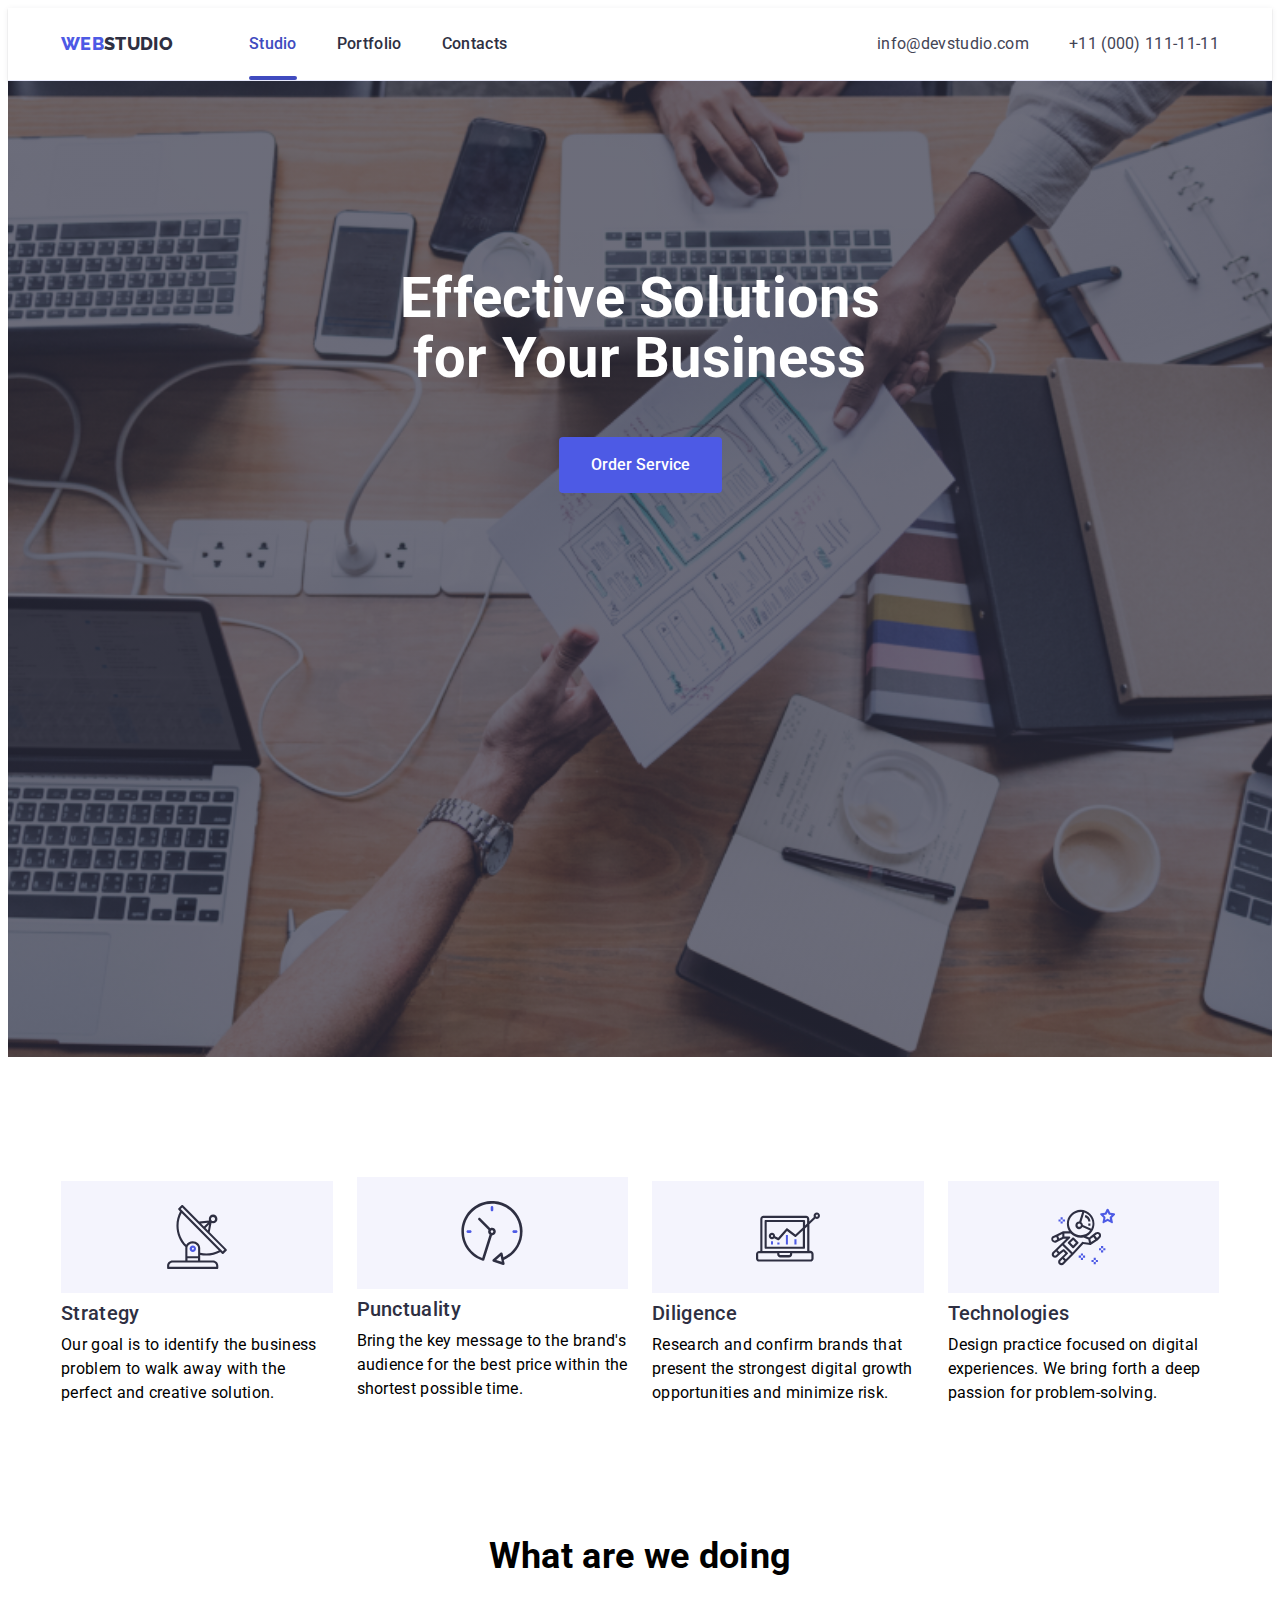
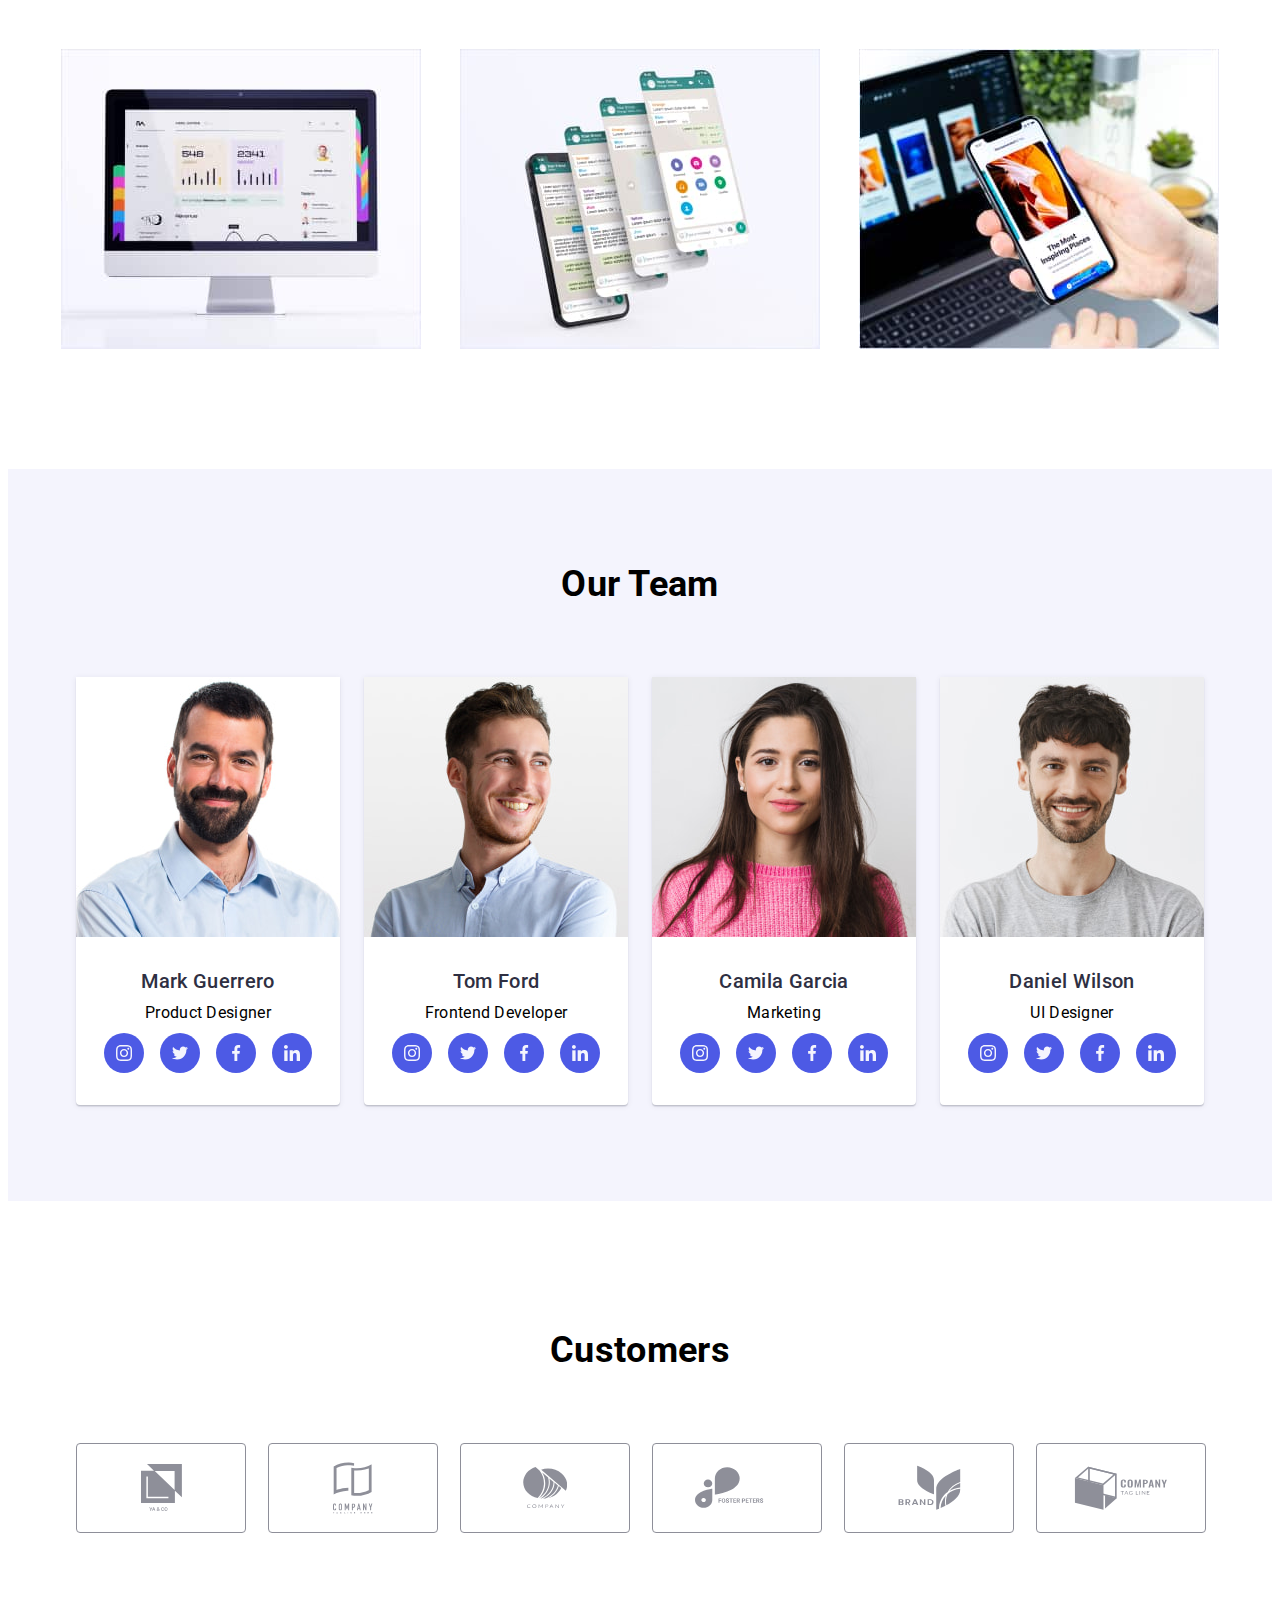
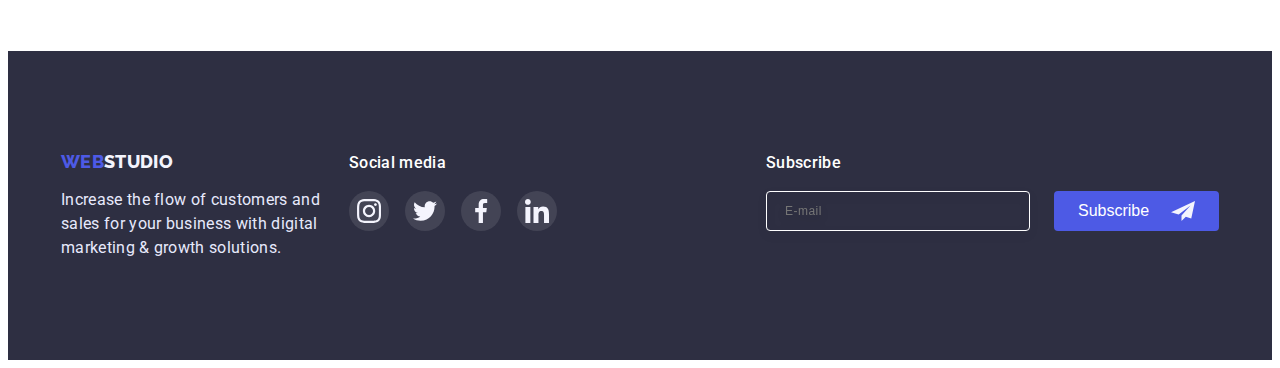
<file: index.html>
<!DOCTYPE html>
<html lang="en">
  <head>
    <meta charset="UTF-8" />
    <meta http-equiv="X-UA-Compatible" content="IE=edge" />
    <meta name="viewport" content="width=device-width, initial-scale=1.0" />
    <title>Webstudio</title>
    <link rel="icon" type="image/png" href="./images//favicon.ico" />
    <link rel="preconnect" href="https://fonts.googleapis.com" />
    <link rel="preconnect" href="https://fonts.gstatic.com" crossorigin />
    <link
      href="https://fonts.googleapis.com/css2?family=Raleway:wght@800&family=Roboto:wght@400;500;700&display=swap"
      rel="stylesheet"
    />
    <link
      rel="stylesheet"
      href="https://cdnjs.cloudflare.com/ajax/libs/modern-normalize/1.1.0/modern-normalize.min.css"
      integrity="sha512-wpPYUAdjBVSE4KJnH1VR1HeZfpl1ub8YT/NKx4PuQ5NmX2tKuGu6U/JRp5y+Y8XG2tV+wKQpNHVUX03MfMFn9Q=="
      crossorigin="anonymous"
      referrerpolicy="no-referrer"
    />
    <link rel="stylesheet" href="./css/styles.css" />
  </head>

  <body>
    <header class="page-header">
      <div class="menu-desktop container">
        <a class="logo" href="./index.html">
          <span class="logo-accent">Web</span>Studio</a
        >
        <nav class="nav-desktop">
          <ul class="site-nav list">
            <li class="item">
              <a class="link current" href="./index.html">Studio</a>
            </li>
            <li class="item">
              <a class="link" href="./portofolio.html">Portfolio</a>
            </li>
            <li class="item"><a class="link" href="">Contacts</a></li>
          </ul>
        </nav>
        <address class="auth-desktop">
          <ul class="auth-nav list">
            <li class="item">
              <a class="link" href="mailto:info@devstudio.com"
                >info@devstudio.com</a
              >
            </li>
            <li class="item">
              <a class="link" href="tel:+110001111111">+11 (000) 111-11-11</a>
            </li>
          </ul>
        </address>
        <button
          class="menu-button js-open-menu"
          type="button"
          aria-expanded="false"
        >
          <svg width="32" height="22" aria-label="mobile menu">
            <use
              class="icon-menu"
              href="./images/icons.svg#icon-menu-burger"
            ></use>
          </svg>
        </button>
      </div>

      <div class="menu-mobile js-menu-container">
        <div class="container">
          <button class="modal-close js-close-menu" type="button">
            <svg class="icon-close">
              <use href="./images/icons.svg#icon-close"></use>
            </svg>
          </button>
          <nav class="mobile-nav">
            <ul class="site-nav list">
              <li class="item">
                <a class="link current" href="./index.html">Studio</a>
              </li>
              <li class="item">
                <a class="link" href="./portofolio.html">Portfolio</a>
              </li>
              <li class="item"><a class="link" href="">Contacts</a></li>
            </ul>
          </nav>

          <address class="mobile-auth">
            <ul class="auth-nav list">
              <li class="item">
                <a class="link tel" href="tel:+110001111111"
                  >+11 (000) 111-11-11</a
                >
              </li>
              <li class="item">
                <a class="link" href="mailto:info@devstudio.com"
                  >info@devstudio.com</a
                >
              </li>
              <ul class="social-list list">
                <li class="social-item">
                  <a class="social-link" href="">
                    <svg class="social-icon">
                      <use href="./images/icons.svg#icon-instagram"></use>
                    </svg>
                  </a>
                </li>
                <li class="social-item">
                  <a class="social-link" href="">
                    <svg class="social-icon">
                      <use href="./images/icons.svg#icon-twitter"></use>
                    </svg>
                  </a>
                </li>
                <li class="social-item">
                  <a class="social-link" href="">
                    <svg class="social-icon">
                      <use href="./images/icons.svg#icon-facebook"></use>
                    </svg>
                  </a>
                </li>
                <li class="social-item">
                  <a class="social-link" href="">
                    <svg class="social-icon">
                      <use href="./images/icons.svg#icon-linkedin"></use>
                    </svg>
                  </a>
                </li>
              </ul>
            </ul>
          </address>
        </div>
      </div>
    </header>

    <main>
      <section class="hero-section">
        <h1 class="title">Effective Solutions for Your Business</h1>
        <button class="order-button" type="button" data-modal-open>
          Order Service
        </button>
      </section>

      <section class="features-section">
        <div class="container">
          <h2 class="title" hidden>Features</h2>

          <ul class="features-list list">
            <li class="features-item">
              <div class="features-box">
                <svg class="features-icon" width="64" height="64">
                  <use href="./images/icons.svg#icon-antenna"></use>
                </svg>
              </div>
              <h3 class="subtitle">Strategy</h3>
              <p class="text">
                Our goal is to identify the business problem to walk away with
                the perfect and creative solution.
              </p>
            </li>
            <li class="features-item">
              <div class="features-box">
                <svg class="features-icon" width="64" height="64">
                  <use href="./images/icons.svg#icon-clock"></use>
                </svg>
              </div>
              <h3 class="subtitle">Punctuality</h3>
              <p>
                Bring the key message to the brand's audience for the best price
                within the shortest possible time.
              </p>
            </li>
            <li class="features-item">
              <div class="features-box">
                <svg class="features-icon" width="64" height="64">
                  <use href="./images/icons.svg#icon-diagram"></use>
                </svg>
              </div>
              <h3 class="subtitle">Diligence</h3>
              <p class="text">
                Research and confirm brands that present the strongest digital
                growth opportunities and minimize risk.
              </p>
            </li>
            <li class="features-item">
              <div class="features-box">
                <svg class="features-icon" width="64" height="64">
                  <use href="./images/icons.svg#icon-astronaut"></use>
                </svg>
              </div>
              <h3 class="subtitle">Technologies</h3>
              <p class="text">
                Design practice focused on digital experiences. We bring forth a
                deep passion for problem-solving.
              </p>
            </li>
          </ul>
        </div>
      </section>

      <section class="work-list-section">
        <div class="container">
          <h2 class="title">What are we doing</h2>

          <ul class="work-list list">
            <li class="item">
              <img
                class="image"
                srcset="./images/dekstop.jpg 1x, ./images/dekstop@2x.jpg 2x"
                src="./images/dekstop.jpg"
                alt="Monitor"
                width="360"
              />
            </li>
            <li class="item">
              <img
                class="image"
                srcset="./images/api.jpg 1x, ./images/api@2x.jpg 2x"
                src="./images/api.jpg"
                alt="Phones"
                width="360"
              />
            </li>
            <li class="item">
              <img
                class="image"
                srcset="./images/design.jpg 1x, ./images/design@2x.jpg 2x"
                src="./images/design.jpg"
                alt="Synchronization"
                width="360"
              />
            </li>
          </ul>
        </div>
      </section>

      <section class="our-team-section">
        <div class="container">
          <h2 class="title">Our Team</h2>

          <ul class="team-list list">
            <li class="team-card">
              <img
                class="image"
                srcset="
                  ./images/photo-mark-guerrero.jpg    1x,
                  ./images/photo-mark-guerrero@2x.jpg 2x
                "
                src="./images/photo-mark-guerrero.jpg"
                alt="photo-mark-guerrero"
                width="264"
              />
              <div class="card-label">
                <h3 class="team-subtitle">Mark Guerrero</h3>
                <p class="team-text">Product Designer</p>
                <ul class="social-list list">
                  <li class="social-item">
                    <a class="social-link" href="">
                      <svg class="social-icon">
                        <use href="./images/icons.svg#icon-instagram"></use>
                      </svg>
                    </a>
                  </li>
                  <li class="social-item">
                    <a class="social-link" href="">
                      <svg class="social-icon">
                        <use href="./images/icons.svg#icon-twitter"></use>
                      </svg>
                    </a>
                  </li>
                  <li class="social-item">
                    <a class="social-link" href="">
                      <svg class="social-icon">
                        <use href="./images/icons.svg#icon-facebook"></use>
                      </svg>
                    </a>
                  </li>
                  <li class="social-item">
                    <a class="social-link" href="">
                      <svg class="social-icon">
                        <use href="./images/icons.svg#icon-linkedin"></use>
                      </svg>
                    </a>
                  </li>
                </ul>
              </div>
            </li>
            <li class="team-card">
              <img
                class="image"
                srcset="
                  ./images/photo-tom-ford.jpg    1x,
                  ./images/photo-tom-ford@2x.jpg 2x
                "
                src="./images/photo-tom-ford.jpg"
                alt="photo-tom-ford"
                width="264"
              />
              <div class="card-label">
                <h3 class="team-subtitle">Tom Ford</h3>
                <p class="team-text">Frontend Developer</p>
                <ul class="social-list list">
                  <li class="social-item">
                    <a class="social-link" href="">
                      <svg class="social-icon">
                        <use href="./images/icons.svg#icon-instagram"></use>
                      </svg>
                    </a>
                  </li>
                  <li class="social-item">
                    <a class="social-link" href="">
                      <svg class="social-icon">
                        <use href="./images/icons.svg#icon-twitter"></use>
                      </svg>
                    </a>
                  </li>
                  <li class="social-item">
                    <a class="social-link" href="">
                      <svg class="social-icon">
                        <use href="./images/icons.svg#icon-facebook"></use>
                      </svg>
                    </a>
                  </li>
                  <li class="social-item">
                    <a class="social-link" href="">
                      <svg class="social-icon">
                        <use href="./images/icons.svg#icon-linkedin"></use>
                      </svg>
                    </a>
                  </li>
                </ul>
              </div>
            </li>
            <li class="team-card">
              <img
                class="image"
                srcset="
                  ./images/photo-camila-garcia.jpg    1x,
                  ./images/photo-camila-garcia@2x.jpg 2x
                "
                src="./images/photo-camila-garcia.jpg"
                alt="photo-camila-garcia"
                width="264"
              />
              <div class="card-label">
                <h3 class="team-subtitle">Camila Garcia</h3>
                <p class="team-text">Marketing</p>
                <ul class="social-list list">
                  <li class="social-item">
                    <a class="social-link" href="">
                      <svg class="social-icon">
                        <use href="./images/icons.svg#icon-instagram"></use>
                      </svg>
                    </a>
                  </li>
                  <li class="social-item">
                    <a class="social-link" href="">
                      <svg class="social-icon">
                        <use href="./images/icons.svg#icon-twitter"></use>
                      </svg>
                    </a>
                  </li>
                  <li class="social-item">
                    <a class="social-link" href="">
                      <svg class="social-icon">
                        <use href="./images/icons.svg#icon-facebook"></use>
                      </svg>
                    </a>
                  </li>
                  <li class="social-item">
                    <a class="social-link" href="">
                      <svg class="social-icon">
                        <use href="./images/icons.svg#icon-linkedin"></use>
                      </svg>
                    </a>
                  </li>
                </ul>
              </div>
            </li>
            <li class="team-card">
              <img
                class="image"
                srcset="
                  ./images/photo-daniel-wilson.jpg    1x,
                  ./images/photo-daniel-wilson@2x.jpg 2x
                "
                src="./images/photo-daniel-wilson.jpg"
                alt="photo-daniel-wilson"
                width="264"
              />
              <div class="card-label">
                <h3 class="team-subtitle">Daniel Wilson</h3>
                <p class="team-text">UI Designer</p>
                <ul class="social-list list">
                  <li class="social-item">
                    <a class="social-link" href="">
                      <svg class="social-icon">
                        <use href="./images/icons.svg#icon-instagram"></use>
                      </svg>
                    </a>
                  </li>
                  <li class="social-item">
                    <a class="social-link" href="">
                      <svg class="social-icon">
                        <use href="./images/icons.svg#icon-twitter"></use>
                      </svg>
                    </a>
                  </li>
                  <li class="social-item">
                    <a class="social-link" href="">
                      <svg class="social-icon">
                        <use href="./images/icons.svg#icon-facebook"></use>
                      </svg>
                    </a>
                  </li>
                  <li class="social-item">
                    <a class="social-link" href="">
                      <svg class="social-icon">
                        <use href="./images/icons.svg#icon-linkedin"></use>
                      </svg>
                    </a>
                  </li>
                </ul>
              </div>
            </li>
          </ul>
        </div>
      </section>

      <section class="customers-section">
        <div class="container">
          <h2 class="title">Customers</h2>

          <ul class="customers-list list">
            <li class="customers-item">
              <a class="customers-link" href="">
                <svg class="customers-icon" width="41" height="47">
                  <use href="./images/icons.svg#icon-client-one"></use>
                </svg>
              </a>
            </li>
            <li class="customers-item">
              <a class="customers-link" href="">
                <svg class="customers-icon" width="40" height="52">
                  <use href="./images/icons.svg#icon-client-two"></use>
                </svg>
              </a>
            </li>
            <li class="customers-item">
              <a class="customers-link" href="">
                <svg class="customers-icon" width="44" height="41">
                  <use href="./images/icons.svg#icon-client-three"></use>
                </svg>
              </a>
            </li>
            <li class="customers-item">
              <a class="customers-link" href="">
                <svg class="customers-icon" width="84" height="41">
                  <use href="./images/icons.svg#icon-client-four"></use>
                </svg>
              </a>
            </li>
            <li class="customers-item">
              <a class="customers-link" href="">
                <svg class="customers-icon" width="63" height="45">
                  <use href="./images/icons.svg#icon-client-five"></use>
                </svg>
              </a>
            </li>
            <li class="customers-item">
              <a class="customers-link" href="">
                <svg class="customers-icon" width="94" height="44">
                  <use href="./images/icons.svg#icon-client-six"></use>
                </svg>
              </a>
            </li>
          </ul>
        </div>
      </section>
    </main>

    <footer class="footer">
      <div class="container">
        <div class="studio">
          <a class="logo" href="./index.html">
            <span class="logo-accent">Web</span>Studio</a
          >
          <p class="text">
            Increase the flow of customers and sales for your business with
            digital marketing & growth solutions.
          </p>
        </div>

        <div class="social-media">
          <h3 class="social-media subtitle">Social media</h3>
          <ul class="social-list list">
            <li class="social-item">
              <a class="social-link inverted" href="">
                <svg class="social-icon">
                  <use href="./images/icons.svg#icon-instagram"></use>
                </svg>
              </a>
            </li>
            <li class="social-item">
              <a class="social-link inverted" href="">
                <svg class="social-icon">
                  <use href="./images/icons.svg#icon-twitter"></use>
                </svg>
              </a>
            </li>
            <li class="social-item">
              <a class="social-link inverted" href="">
                <svg class="social-icon">
                  <use href="./images/icons.svg#icon-facebook"></use>
                </svg>
              </a>
            </li>
            <li class="social-item">
              <a class="social-link inverted" href="">
                <svg class="social-icon">
                  <use href="./images/icons.svg#icon-linkedin"></use>
                </svg>
              </a>
            </li>
          </ul>
        </div>

        <form class="subscribe">
          <p class="subtitle">Subscribe</p>
          <div class="subscribe-field">
            <label class="email-label">
              <input
                class="email-input"
                type="email"
                name="email"
                placeholder="E-mail"
              />
            </label>

            <div class="subscribe-send">
              <button class="subscribe-btn" type="submit">Subscribe</button>
              <svg class="icon-send">
                <use href="./images/icons.svg#icon-send"></use>
              </svg>
            </div>
          </div>
        </form>
      </div>
    </footer>

    <!--Modal-->
    <div class="backdrop is-hidden" data-modal>
      <div class="modal">
        <button class="modal-close" type="button" data-modal-close>
          <svg class="icon-close">
            <use href="./images/icons.svg#icon-close"></use>
          </svg>
        </button>

        <form class="modal-form">
          <p class="subtitle">Leave your contacts and we will call you back</p>
          <div class="contacts-field">
            <label class="label"
              >Name
              <input class="contacts-input" type="text" name="name" />

              <svg class="icon">
                <use href="./images/icons.svg#icon-person"></use>
              </svg>
            </label>
          </div>
          <div class="contacts-field">
            <label class="label"
              >Phone
              <input class="contacts-input" type="tel" name="phone" />

              <svg class="icon">
                <use href="./images/icons.svg#icon-phone"></use>
              </svg>
            </label>
          </div>
          <div class="contacts-field">
            <label class="label"
              >Email
              <input class="contacts-input" type="email" name="email" />

              <svg class="icon">
                <use href="./images/icons.svg#icon-email"></use>
              </svg>
            </label>
          </div>
          <div class="contacts-field">
            <label class="label"
              >Comment
              <textarea
                class="contacts-input textarea"
                name="comment"
                rows="7"
                placeholder="Text input"
              ></textarea>
            </label>
          </div>
          <div class="agreement">
            <label class="agreement-label">
              <input class="check-input" type="checkbox" />
              <svg class="full-check">
                <use href="./images/icons.svg#icon-full-check"></use>
              </svg>
              I accept the terms and conditions of the
              <a class="privacy-police" href="">Privacy Policy</a>
            </label>
          </div>
          <button type="submit" class="send-btn">Send</button>
        </form>
      </div>
    </div>

    <!--Scripts-->
    <script src="./js/menu.js"></script>
    <script src="./js/modal.js"></script>
  </body>
</html>
</file>
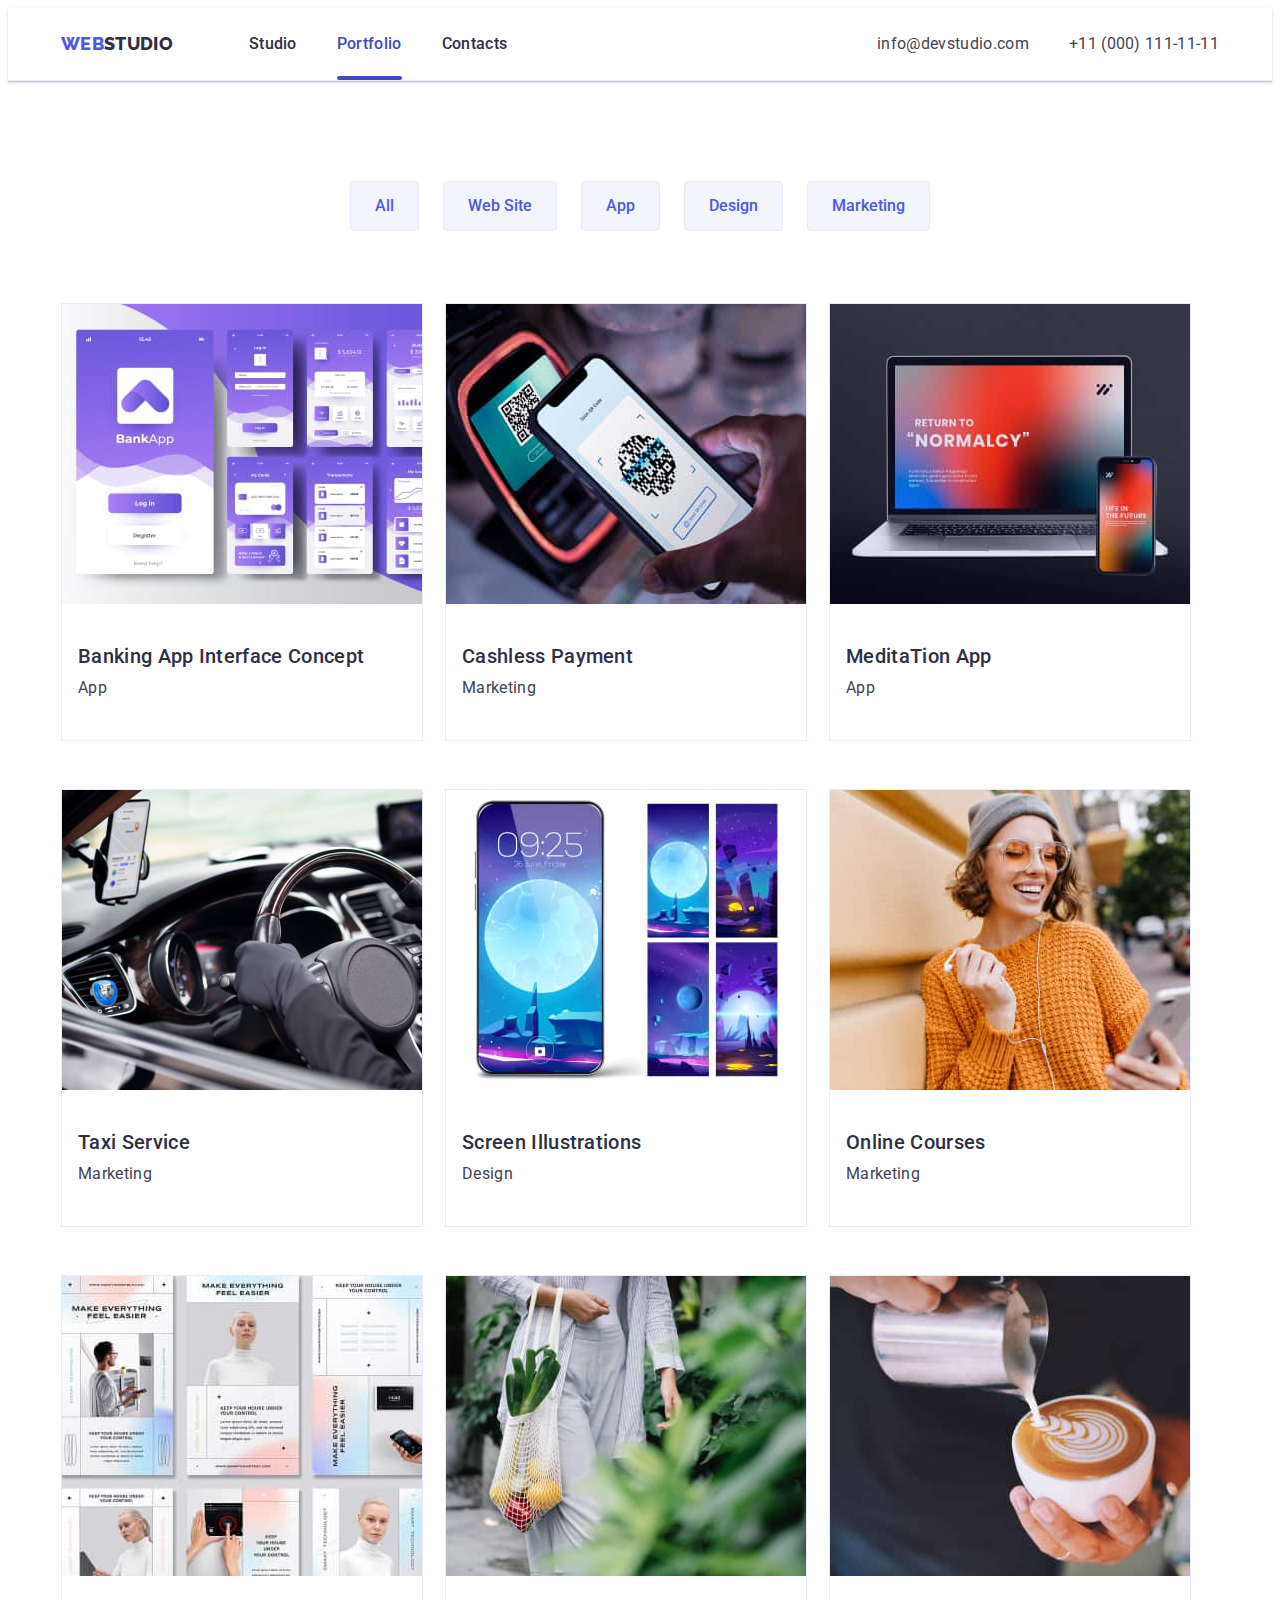
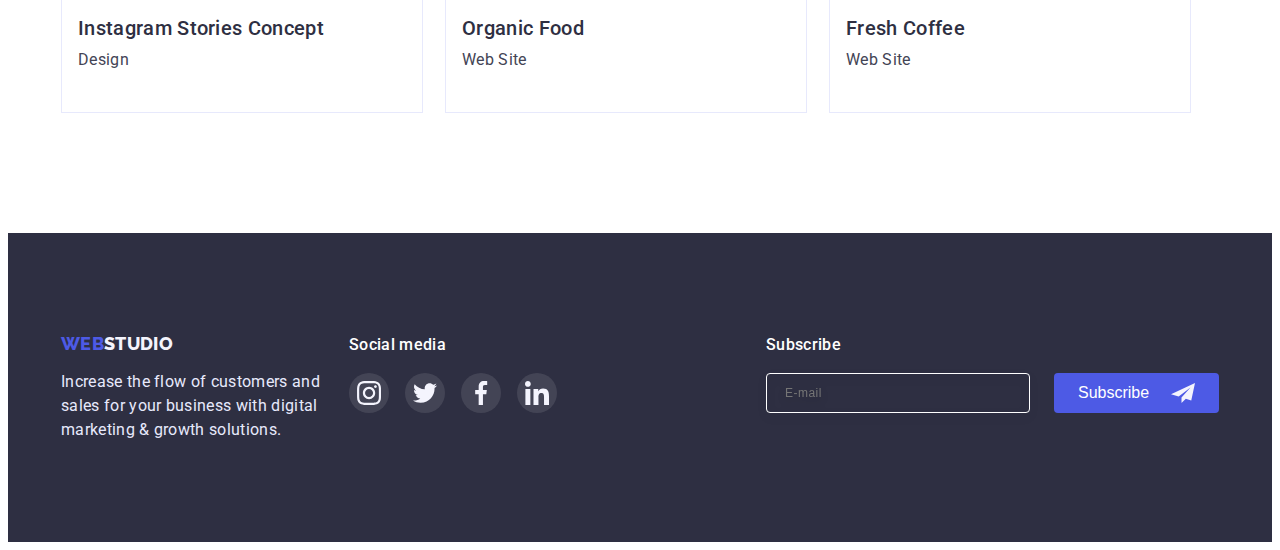
<file: portofolio.html>
<!DOCTYPE html>
<html lang="en">
  <head>
    <meta charset="UTF-8" />
    <meta http-equiv="X-UA-Compatible" content="IE=edge" />
    <meta name="viewport" content="width=device-width, initial-scale=1.0" />
    <title>Portfolio</title>
    <link rel="preconnect" href="https://fonts.googleapis.com" />
    <link rel="preconnect" href="https://fonts.gstatic.com" crossorigin />
    <link
      href="https://fonts.googleapis.com/css2?family=Raleway:wght@800&family=Roboto:wght@400;500;700&display=swap"
      rel="stylesheet"
    />
    <link
      rel="stylesheet"
      href="https://cdnjs.cloudflare.com/ajax/libs/modern-normalize/1.1.0/modern-normalize.min.css"
      integrity="sha512-wpPYUAdjBVSE4KJnH1VR1HeZfpl1ub8YT/NKx4PuQ5NmX2tKuGu6U/JRp5y+Y8XG2tV+wKQpNHVUX03MfMFn9Q=="
      crossorigin="anonymous"
      referrerpolicy="no-referrer"
    />
    <link rel="stylesheet" href="./css/styles.css" />
  </head>

  <body>
    <header class="page-header">
      <div class="menu-desktop container">
        <a class="logo" href="./index.html">
          <span class="logo-accent">Web</span>Studio</a
        >
        <nav class="nav-desktop">
          <ul class="site-nav list">
            <li class="item">
              <a class="link" href="./index.html">Studio</a>
            </li>
            <li class="item">
              <a class="link current" href="./portofolio.html">Portfolio</a>
            </li>
            <li class="item"><a class="link" href="">Contacts</a></li>
          </ul>
        </nav>
        <address class="auth-desktop">
          <ul class="auth-nav list">
            <li class="item">
              <a class="link" href="mailto:info@devstudio.com"
                >info@devstudio.com</a
              >
            </li>
            <li class="item">
              <a class="link" href="tel:+110001111111">+11 (000) 111-11-11</a>
            </li>
          </ul>
        </address>
        <button
          class="menu-button js-open-menu"
          type="button"
          aria-expanded="false"
        >
          <svg width="32" height="22" aria-label="mobile menu">
            <use
              class="icon-menu"
              href="./images/icons.svg#icon-menu-burger"
            ></use>
          </svg>
        </button>
      </div>

      <div class="menu-mobile js-menu-container">
        <div class="container">
          <button class="modal-close js-close-menu" type="button">
            <svg class="icon-close">
              <use href="./images/icons.svg#icon-close"></use>
            </svg>
          </button>
          <nav class="mobile-nav">
            <ul class="site-nav list">
              <li class="item">
                <a class="link current" href="./index.html">Studio</a>
              </li>
              <li class="item">
                <a class="link" href="./portofolio.html">Portfolio</a>
              </li>
              <li class="item"><a class="link" href="">Contacts</a></li>
            </ul>
          </nav>

          <address class="mobile-auth">
            <ul class="auth-nav list">
              <li class="item">
                <a class="link tel" href="tel:+110001111111"
                  >+11 (000) 111-11-11</a
                >
              </li>
              <li class="item">
                <a class="link" href="mailto:info@devstudio.com"
                  >info@devstudio.com</a
                >
              </li>
              <ul class="social-list list">
                <li class="social-item">
                  <a class="social-link" href="">
                    <svg class="social-icon">
                      <use href="./images/icons.svg#icon-instagram"></use>
                    </svg>
                  </a>
                </li>
                <li class="social-item">
                  <a class="social-link" href="">
                    <svg class="social-icon">
                      <use href="./images/icons.svg#icon-twitter"></use>
                    </svg>
                  </a>
                </li>
                <li class="social-item">
                  <a class="social-link" href="">
                    <svg class="social-icon">
                      <use href="./images/icons.svg#icon-facebook"></use>
                    </svg>
                  </a>
                </li>
                <li class="social-item">
                  <a class="social-link" href="">
                    <svg class="social-icon">
                      <use href="./images/icons.svg#icon-linkedin"></use>
                    </svg>
                  </a>
                </li>
              </ul>
            </ul>
          </address>
        </div>
      </div>
    </header>

    <main>
      <section class="portfolio">
        <div class="container">
          <ul class="filters list">
            <li class="item">
              <button class="button" type="button">All</button>
            </li>
            <li class="item">
              <button class="button" type="button">Web Site</button>
            </li>
            <li class="item">
              <button class="button" type="button">App</button>
            </li>
            <li class="item">
              <button class="button" type="button">Design</button>
            </li>
            <li class="item">
              <button class="button" type="button">Marketing</button>
            </li>
          </ul>

          <ul class="portfolio-list list">
            <li class="portfolio-item">
              <a class="portfolio-link" href="">
                <div class="card-thumb">
                  <img
                    class="portfolio-image"
                    srcset="
                      ./images/banking-app.jpg    1x,
                      ./images/banking-app@2x.jpg 2x
                    "
                    src="./images/banking-app.jpg"
                    alt="Banking App Interface"
                    width="360"
                  />
                  <div class="overlay">
                    <p>
                      14 Stylish and User-Friendly App Design Concepts · Task
                      Manager App · Calorie Tracker App · Exotic Fruit Ecommerce
                      App · Cloud Storage App
                    </p>
                  </div>
                </div>
                <div class="card-label">
                  <h3 class="subtitle">Banking App Interface Concept</h3>
                  <p class="text">App</p>
                </div>
              </a>
            </li>
            <li class="portfolio-item">
              <a class="portfolio-link" href="">
                <div class="card-thumb">
                  <img
                    class="image"
                    srcset="
                      ./images/cashless-payment.jpg    1x,
                      ./images/cashless-payment@2x.jpg 2x
                    "
                    src="./images/cashless-payment.jpg"
                    alt="Cashless Payment with QR code"
                    width="360"
                  />
                  <div class="overlay">
                    <p>
                      14 Stylish and User-Friendly App Design Concepts · Task
                      Manager App · Calorie Tracker App · Exotic Fruit Ecommerce
                      App · Cloud Storage App
                    </p>
                  </div>
                </div>

                <div class="card-label">
                  <h3 class="subtitle">Cashless Payment</h3>
                  <p class="text">Marketing</p>
                </div>
              </a>
            </li>
            <li class="portfolio-item">
              <a class="portfolio-link" href="">
                <div class="card-thumb">
                  <img
                    class="image"
                    srcset="
                      ./images/meditation-app.jpg    1x,
                      ./images/meditation-app@2x.jpg 2x
                    "
                    src="./images/meditation-app.jpg"
                    alt="Notebook and mobile phone"
                    width="360"
                  />
                  <div class="overlay">
                    <p>
                      14 Stylish and User-Friendly App Design Concepts · Task
                      Manager App · Calorie Tracker App · Exotic Fruit Ecommerce
                      App · Cloud Storage App
                    </p>
                  </div>
                </div>

                <div class="card-label">
                  <h3 class="subtitle">MeditaTion App</h3>
                  <p class="text">App</p>
                </div>
              </a>
            </li>
            <li class="portfolio-item">
              <a class="portfolio-link" href="">
                <div class="card-thumb">
                  <img
                    class="image"
                    srcset="
                      ./images/taxi-service.jpg    1x,
                      ./images/taxi-service@2x.jpg 2x
                    "
                    src="./images/taxi-service.jpg"
                    alt="Driver behind wheel"
                    width="360"
                  />
                  <div class="overlay">
                    <p>
                      14 Stylish and User-Friendly App Design Concepts · Task
                      Manager App · Calorie Tracker App · Exotic Fruit Ecommerce
                      App · Cloud Storage App
                    </p>
                  </div>
                </div>

                <div class="card-label">
                  <h3 class="subtitle">Taxi Service</h3>
                  <p class="text">Marketing</p>
                </div>
              </a>
            </li>
            <li class="portfolio-item">
              <a class="portfolio-link" href="">
                <div class="card-thumb">
                  <img
                    class="image"
                    srcset="
                      ./images/screen-illustrations.jpg    1x,
                      ./images/screen-illustrations@2x.jpg 2x
                    "
                    src="./images/screen-illustrations.jpg"
                    alt="Variants of screen ilustration with moon"
                    width="360"
                  />
                  <div class="overlay">
                    <p>
                      14 Stylish and User-Friendly App Design Concepts · Task
                      Manager App · Calorie Tracker App · Exotic Fruit Ecommerce
                      App · Cloud Storage App
                    </p>
                  </div>
                </div>

                <div class="card-label">
                  <h3 class="subtitle">Screen Illustrations</h3>
                  <p class="text">Design</p>
                </div>
              </a>
            </li>
            <li class="portfolio-item">
              <a class="portfolio-link" href="">
                <div class="card-thumb">
                  <img
                    class="image"
                    srcset="
                      ./images/online-courses.jpg    1x,
                      ./images/online-courses@2x.jpg 2x
                    "
                    src="./images/online-courses.jpg"
                    alt="Girl listens sth on the phone"
                    width="360"
                  />
                  <div class="overlay">
                    <p>
                      14 Stylish and User-Friendly App Design Concepts · Task
                      Manager App · Calorie Tracker App · Exotic Fruit Ecommerce
                      App · Cloud Storage App
                    </p>
                  </div>
                </div>

                <div class="card-label">
                  <h3 class="subtitle">Online Courses</h3>
                  <p class="text">Marketing</p>
                </div>
              </a>
            </li>
            <li class="portfolio-item">
              <a class="portfolio-link" href="">
                <div class="card-thumb">
                  <img
                    class="image"
                    srcset="
                      ./images/instagram-stories-concept.jpg    1x,
                      ./images/instagram-stories-concept@2x.jpg 2x
                    "
                    src="./images/instagram-stories-concept.jpg"
                    alt="Some photos from instagram"
                    width="360"
                  />
                  <div class="overlay">
                    <p>
                      14 Stylish and User-Friendly App Design Concepts · Task
                      Manager App · Calorie Tracker App · Exotic Fruit Ecommerce
                      App · Cloud Storage App
                    </p>
                  </div>
                </div>

                <div class="card-label">
                  <h3 class="subtitle">Instagram Stories Concept</h3>
                  <p class="text">Design</p>
                </div>
              </a>
            </li>
            <li class="portfolio-item">
              <a class="portfolio-link" href="">
                <div class="card-thumb">
                  <img
                    class="image"
                    srcset="
                      ./images/organic-food.jpg    1x,
                      ./images/organic-food@2x.jpg 2x
                    "
                    src="./images/organic-food.jpg"
                    alt="Vegetables in bag"
                    width="360"
                  />
                  <div class="overlay">
                    <p>
                      14 Stylish and User-Friendly App Design Concepts · Task
                      Manager App · Calorie Tracker App · Exotic Fruit Ecommerce
                      App · Cloud Storage App
                    </p>
                  </div>
                </div>

                <div class="card-label">
                  <h3 class="subtitle">Organic Food</h3>
                  <p class="text">Web Site</p>
                </div>
              </a>
            </li>
            <li class="portfolio-item">
              <a class="portfolio-link" href="">
                <div class="card-thumb">
                  <img
                    class="image"
                    srcset="
                      ./images/fresh-coffee.jpg    1x,
                      ./images/fresh-coffee@2x.jpg 2x
                    "
                    src="./images/fresh-coffee.jpg"
                    alt="Cap of coffee"
                    width="360"
                  />
                  <div class="overlay">
                    <p>
                      14 Stylish and User-Friendly App Design Concepts · Task
                      Manager App · Calorie Tracker App · Exotic Fruit Ecommerce
                      App · Cloud Storage App
                    </p>
                  </div>
                </div>

                <div class="card-label">
                  <h3 class="subtitle">Fresh Coffee</h3>
                  <p class="text">Web Site</p>
                </div>
              </a>
            </li>
          </ul>
        </div>
      </section>
    </main>

    <footer class="footer">
      <div class="container">
        <div class="studio">
          <a class="logo" href="./index.html">
            <span class="logo-accent">Web</span>Studio</a
          >
          <p class="text">
            Increase the flow of customers and sales for your business with
            digital marketing & growth solutions.
          </p>
        </div>

        <div class="social-media">
          <h3 class="social-media subtitle">Social media</h3>
          <ul class="social-list list">
            <li class="social-item">
              <a class="social-link inverted" href="">
                <svg class="social-icon">
                  <use href="./images/icons.svg#icon-instagram"></use>
                </svg>
              </a>
            </li>
            <li class="social-item">
              <a class="social-link inverted" href="">
                <svg class="social-icon">
                  <use href="./images/icons.svg#icon-twitter"></use>
                </svg>
              </a>
            </li>
            <li class="social-item">
              <a class="social-link inverted" href="">
                <svg class="social-icon">
                  <use href="./images/icons.svg#icon-facebook"></use>
                </svg>
              </a>
            </li>
            <li class="social-item">
              <a class="social-link inverted" href="">
                <svg class="social-icon">
                  <use href="./images/icons.svg#icon-linkedin"></use>
                </svg>
              </a>
            </li>
          </ul>
        </div>

        <form class="subscribe">
          <p class="subtitle">Subscribe</p>
          <div class="subscribe-field">
            <label class="email-label">
              <input
                class="email-input"
                type="email"
                name="email"
                placeholder="E-mail"
              />
            </label>

            <div class="subscribe-send">
              <button class="subscribe-btn" type="submit">Subscribe</button>
              <svg class="icon-send">
                <use href="./images/icons.svg#icon-send"></use>
              </svg>
            </div>
          </div>
        </form>
      </div>
    </footer>

    <!--Scripts-->
    <script src="./js/menu.js"></script>
    <script src="./js/modal.js"></script>
  </body>
</html>
</file>
<file: css/styles.css>
:root {
  /*Fonts*/
  --text-color-primary: #434455; /*slate*/
  --text-color-secondary: #e7e9fc; /*cornflower*/
  --title-color-primary: #2e2f42; /*navy blue*/
  --title-color-inverted: #ffffff; /*white*/
  --logo-color-dark: #2e2f42; /*navy blue*/
  --logo-color-light: #f4f4fd; /*cloud*/
  --logo-color-accent: #4d5ae5; /*Iris*/
  --text-color-hover: #404bbf; /*ocean*/
  /*Backgrounds*/
  --bg-color-main: #ffffff; /*white*/
  --bg-color-light-primary: #f4f4fd; /*cloud*/
  --bg-color-light-secondary: #e7e9fc; /*cornflower*/
  --bg-color-modal: #fcfcfc;
  --bg-color-dark: #2e2f42; /*navy blue*/
  --bg-color-accent: #4d5ae5; /*Iris*/
  --bg-color-hover: #404bbf; /*ocean*/
  --bg-color-hover-footer: #31d0aa; /*green*/
  --bg-color-inactive: #8e8f99; /*light slate*/
}

body {
  color: var(--primary-text-color);
  font-family: "Roboto", sans-serif;
  font-weight: 400;
  font-size: 16px;
  line-height: 1.5;
  background-color: var(bg-color-main);
  letter-spacing: 0.02em;
}

p,
h1,
h2,
h3,
h4,
h5,
h6 {
  margin-top: 0;
}

.list {
  display: flex;
  list-style-type: none;
  margin: 0;
  padding: 0;
}

.container {
  width: 100%;
  margin: 0 auto;
  padding-left: 16px;
  padding-right: 16px;
}
@media screen and (min-width: 428px) {
  .container {
    max-width: 428px;
  }
}
@media screen and (min-width: 768px) {
  .container {
    max-width: 768px;
  }
}
@media screen and (min-width: 1200px) {
  .container {
    max-width: 1158px;
    padding-left: 15px;
    padding-right: 15px;
  }
}

/*Header*/

.page-header {
  padding-top: 24px;
  padding-bottom: 24px;
  border-bottom: 1px solid var(--bg-color-light-secondary);
  box-shadow: 0px 2px 1px rgba(46, 47, 66, 0.08),
    0px 1px 1px rgba(46, 47, 66, 0.16), 0px 1px 6px rgba(46, 47, 66, 0.08);
}
@media screen and (min-width: 768px) and (max-width: 1199px) {
  .page-header {
    padding-top: 16px;
    padding-bottom: 16px;
  }
}

/*desktop-menu*/
.menu-desktop {
  display: flex;
  align-items: center;
  justify-content: space-between;
  width: 100%;
}
@media screen and (min-width: 1200px) {
  .menu-desktop {
    justify-content: flex-start;
  }
}
@media screen and (max-width: 767px) {
  .nav-desktop,
  .auth-desktop {
    display: none;
  }
}
@media screen and (min-width: 768px) {
  .nav-desktop,
  .auth-desktop {
    display: block;
  }
}
@media screen and (min-width: 1200px) {
  .auth-desktop {
    margin-left: auto;
  }
}
.site-nav,
.auth-nav {
  gap: 40px;
}
@media screen and (min-width: 768px) and (max-width: 1199px) {
  .auth-nav {
    flex-direction: column;
    row-gap: 12px;
    padding: 0;
    margin: 0;
  }
}

.site-nav .link {
  position: relative;
  display: block;
  color: var(--title-color-primary);
  font-weight: 500;
  font-size: 16px;
  line-height: 1.5;
  text-decoration: none;
  transition: color 250ms cubic-bezier(0.4, 0, 0.2, 1);
}
.site-nav .link.current::after {
  position: absolute;
  bottom: -24px;
  left: 0;
  content: "";
  width: 100%;
  height: 4px;
  background-color: currentColor;
  border-radius: 2px;
}
@media screen and (max-width: 767px) {
  .site-nav .link.current::after {
    display: none;
  }
}
.site-nav .link:focus,
.site-nav .link:hover {
  color: var(--text-color-hover);
}
.site-nav .link.current {
  color: var(--text-color-hover);
}
.auth-nav .link {
  display: block;
  color: var(--text-color-primary);
  font-style: normal;
  text-decoration: none;
  transition: color 250ms cubic-bezier(0.4, 0, 0.2, 1);
}
@media screen and (min-width: 768px) and (max-width: 1199px) {
  .auth-nav .link {
    font-weight: 400;
    font-size: 12px;
    line-height: 1.17;
  }
}
.auth-nav .link:focus,
.auth-nav .link:hover {
  color: var(--text-color-hover);
}
.logo {
  display: block;
  font-family: "Raleway", sans-serif;
  color: var(--logo-color-dark);
  font-weight: 800;
  font-size: 18px;
  line-height: 1.33;
  text-transform: uppercase;
  text-decoration: none;
}

@media screen and (min-width: 1200px) {
  .logo {
    margin-right: 76px;
  }
}
.logo-accent {
  color: var(--logo-color-accent);
}

.menu-button {
  display: inline-flex;
  margin: 0;
  padding: 0;
  stroke: var(--logo-color-dark);
  border: none;
  background-color: transparent;
}
@media screen and (min-width: 768px) {
  .menu-button {
    display: none;
  }
}

/*mobile-menu*/
.menu-mobile {
  position: fixed;
  top: 0;
  right: 0;
  width: 100%;
  height: 100%;
  padding: 40px;
  padding-right: 35px;
  background-color: var(--bg-color-main);
  opacity: 1;
  visibility: hidden;
  pointer-events: none;

  transition-property: transform, opacity, visibility;
  transition-duration: 250ms;
  transition-timing-function: cubic-bezier(0.4, 0, 0.2, 1);
}
@media screen and (min-width: 768px) {
  .menu-mobile {
    display: none;
  }
}
@media screen and (max-width: 767px) {
  .menu-mobile.is-open {
    opacity: 1;
    visibility: visible;
    pointer-events: auto;
  }
}
.menu-mobile > .container {
  min-width: 328px;
  width: 100%;
  height: 100%;
  display: flex;
  flex-direction: column;
  justify-content: space-between;
}

.menu-mobile .mobile-nav,
.menu-mobile .auth-nav {
  padding-top: 40px;
  padding-bottom: 40px;
}

.menu-mobile .site-nav,
.menu-mobile .auth-nav {
  flex-direction: column;
  width: fit-content;
}

.menu-mobile .auth-nav .link.tel,
.menu-mobile .site-nav .link {
  font-weight: 700;
  font-size: 36px;
  line-height: 1.11;
  letter-spacing: 0.02em;
}
.menu-mobile .auth-nav .link {
  width: 353px;
  font-weight: 500;
  font-size: 20px;
  line-height: 1.2;
}
.auth-nav .social-list.list {
  gap: 56px;
}
.menu-mobile .social-icon {
  width: 24px;
  height: 24px;
}

/*HERO*/
.hero-section {
  max-width: 1440px;
  height: 432px;
  margin-right: auto;
  margin-left: auto;
  padding-top: 112px;
  padding-bottom: 112px;
  text-align: center;
  background-color: var(--bg-color-dark);
  background-image: linear-gradient(
      rgba(46, 47, 66, 0.7),
      rgba(46, 47, 66, 0.7)
    ),
    url(../images/people-office.jpg);
  background-size: cover;
  background-position: center;
}
@media (min-device-pixel-ratio: 2),
  (min-resolution: 192dpi),
  (min-resolution: 2dppx) {
  .hero-section {
    background-image: linear-gradient(
        rgba(46, 47, 66, 0.7),
        rgba(46, 47, 66, 0.7)
      ),
      url(../images/people-office@2x.jpg);
  }
}

@media screen and (min-width: 768px) {
  .hero-section {
    height: 436px;
  }
}

@media screen and (min-width: 1200px) {
  .hero-section {
    height: 600px;
    padding-top: 188px;
    padding-bottom: 188px;
  }
}

.hero-section .title {
  margin-left: auto;
  margin-right: auto;
  margin-bottom: 72px;
  width: 320px;

  color: var(--title-color-inverted);
  font-size: 36px;
  line-height: 1.111;
}

@media screen and (min-width: 768px) {
  .hero-section .title {
    margin-bottom: 48px;
    width: 496px;

    font-size: 56px;
    line-height: 1.07;
  }
}

.order-button {
  padding: 16px 32px;

  background-color: var(--bg-color-accent);
  color: var(--title-color-inverted);
  border: none;
  border-radius: 4px;
  font-family: inherit;
  font-weight: 500;
  font-size: 16px;
  line-height: 1.5;

  transition: background-color 250ms cubic-bezier(0.4, 0, 0.2, 1);
}

.order-button:hover,
.order-button:focus {
  background-color: var(--bg-color-hover);
  cursor: pointer;
}

/*Features*/
.features-section {
  padding-top: 96px;
  padding-bottom: 96px;
}

@media screen and (min-width: 1200px) {
  .features-section {
    padding-top: 120px;
    padding-bottom: 120px;
  }
}

.features-list {
  flex-direction: column;
  align-items: center;
  gap: 72px;
}

@media screen and (min-width: 768px) {
  .features-list {
    flex-direction: row;
    flex-wrap: wrap;
    column-gap: 24px;
  }
}

@media screen and (min-width: 1200px) {
  .features-list {
    flex-wrap: nowrap;
  }
}

.features-item {
  flex-basis: 100%;
  max-width: 396px;
}

@media screen and (min-width: 768px) {
  .features-item {
    flex-basis: calc((100%-24px) / 2);
    max-width: 356px;
  }
}

@media screen and (min-width: 1200px) {
  .features-item {
    align-items: flex-start;
    flex-basis: calc((100%-72px) / 4);
  }
}

.features-box {
  display: flex;
  justify-content: center;
  align-items: center;
  height: 112px;
  background-color: var(--bg-color-light-primary);
}

@media screen and (max-width: 1199px) {
  .features-box {
    display: none;
  }
}

.subtitle {
  margin-top: 8px;
  margin-bottom: 8px;
  color: var(--title-color-primary);
  text-align: center;
  font-weight: 700;
  font-size: 36px;
  line-height: 1.111;
}

@media screen and (min-width: 768px) {
  .subtitle {
    text-align: start;
  }
}

@media screen and (min-width: 1200px) {
  .subtitle {
    text-align: start;
    font-weight: 500;
    font-size: 20px;
    line-height: 1.2;
  }
}
.text {
  margin-bottom: 8px;
}

/*Work-list*/
.work-list-section {
  padding-bottom: 120px;
  text-align: center;
}

@media screen and (max-width: 1199px) {
  .work-list-section {
    display: none;
  }
}

.title {
  margin-bottom: 72px;
  color: var(--primary-title-color);
  font-size: 36px;
  line-height: 1.11;
}

.work-list {
  display: flex;
  justify-content: space-between;
  padding-bottom: 0;
}

.image {
  display: block;
}

/*Our team*/

.our-team-section {
  text-align: center;
  padding-top: 96px;
  padding-bottom: 96px;
  background-color: var(--bg-color-light-primary);
}

@media screen and (min-width: 1200px) {
  .features-section {
    padding-top: 120px;
    padding-bottom: 120px;
  }
}

.team-list {
  flex-direction: column;
  align-items: center;
  justify-content: center;
  margin-bottom: -72px;
  /*  margin-right: -24px; */
}

@media screen and (min-width: 768px) {
  .team-list {
    flex-direction: row;
    flex-wrap: wrap;
    gap: 24px;
  }
}

.team-card {
  margin-bottom: 72px;
  width: 264px;
  background-color: var(--bg-color-main);
  box-shadow: 0px 1px 6px rgba(46, 47, 66, 0.08),
    0px 1px 1px rgba(46, 47, 66, 0.16), 0px 2px 1px rgba(46, 47, 66, 0.08);
  border-radius: 0px 0px 4px 4px;
}

@media screen and (min-width: 768px) {
  .team-card {
  }
}

@media screen and (min-width: 1200px) {
  .team-card {
    margin-bottom: 72px;
  }
}

.card-label {
  padding: 32px 16px;
}

.team-subtitle {
  margin-bottom: 8px;
  color: var(--title-color-primary);
  text-align: center;
  font-weight: 500;
  font-size: 20px;
  line-height: 1.2;
}

.team-text {
  margin-bottom: 8px;
}

.social-list {
  display: flex;
  justify-content: center;
  gap: 24px;
}

.social-item {
  width: 40px;
  height: 40px;
}

.social-link {
  display: flex;
  justify-content: center;
  align-items: center;
  width: 100%;
  height: 100%;
  background-color: var(--bg-color-accent);
  border-radius: 50%;
  fill: var(--bg-color-light-primary);

  transition: background-color 250ms cubic-bezier(0.4, 0, 0.2, 1);
}

.social-icon {
  width: 16px;
  height: 16px;
}

.social-link:hover,
.social-link:focus {
  background-color: var(--bg-color-hover);
}

/*Customers*/
.customers-section {
  padding-top: 130px;
  padding-bottom: 120px;
  text-align: center;
}

.customers-list {
  display: flex;
  justify-content: center;
  flex-wrap: wrap;
  gap: 72px 16px;
}

@media screen and (min-width: 768px) {
  .customers-list {
    gap: 72px 24px;
  }
}
.customers-item {
  width: 190px;
  height: 88px;
}
@media screen and (min-width: 768px) {
  .customers-item {
    width: 168px;
  }
}

.customers-link {
  display: flex;
  justify-content: center;
  align-items: center;
  width: 100%;
  height: 100%;

  background-color: var(--bg-color-light-main);
  border: 1px solid var(--bg-color-inactive);
  border-radius: 4px;
  fill: var(--bg-color-inactive);

  transition-property: fill, border-color;
  transition-duration: 250ms;
  transition-timing-function: cubic-bezier(0.4, 0, 0.2, 1);
}

.customers-link:hover,
.customers-link:focus {
  fill: var(--bg-color-hover);
  border-color: var(--bg-color-hover);
}

/*Footer*/
.footer {
  background-color: var(--bg-color-dark);
  padding-top: 96px;
  padding-bottom: 96px;
}
@media screen and (min-width: 1200px) {
  .footer {
    padding-top: 100px;
    padding-bottom: 100px;
  }
}
.footer .container {
  display: flex;
  flex-direction: column;
  justify-content: center;
  row-gap: 72px;
}
@media screen and (min-width: 768px) {
  .footer .container {
    flex-direction: row;
    justify-content: flex-start;
    flex-wrap: wrap;
  }
}
@media screen and (min-width: 768px) and (max-width: 1199px) {
  .footer .container {
    padding-left: 108px;
    padding-right: 108px;
  }
}

.footer .studio {
  max-width: 268px;
  margin-right: auto;
  margin-left: auto;
}
@media screen and (min-width: 768px) {
  .footer .studio {
    max-width: 264px;
    margin-right: 24px;
    margin-left: 0;
  }
}

.footer .logo {
  padding: 0 0;
  margin-right: 0;
  margin-bottom: 16px;

  font-family: "Raleway", sans-serif;
  color: var(--logo-color-light);
  font-weight: 800;
  font-size: 18px;
  line-height: 1.17;
  text-transform: uppercase;
}

@media screen and (max-width: 767px) {
  .footer .logo {
    text-align: center;
    margin-right: auto;
  }
}

.studio .text {
  margin-bottom: 0;
  color: var(--text-color-secondary);
}

.social-media {
  margin-right: auto;
}

@media screen and (max-width: 767px) {
  .social-media {
    margin-left: auto;
  }
}

.social-media .subtitle,
.subscribe .subtitle {
  margin-top: 0;
  margin-bottom: 16px;
  color: var(--title-color-inverted);
  font-weight: 500;
  font-size: 16px;
  line-height: 1.5;
}

.social-list.list {
  gap: 16px;
}
.social-link.inverted {
  background-color: rgba(255, 255, 255, 0.1);
  fill: var(--logo-color-light);

  transition: background-color 250ms cubic-bezier(0.4, 0, 0.2, 1);
}
.social-media .social-icon {
  width: 24px;
  height: 24px;
}
.social-link.inverted:hover,
.social-link.inverted:focus {
  background-color: var(--bg-color-hover-footer);
}

/*PORTFOLIO*/
.portfolio {
  padding-top: 48px;
  padding-bottom: 48px;
}
@media screen and (min-width: 768px) {
  .portfolio {
    padding-top: 64px;
    padding-bottom: 96px;
  }
}
@media screen and (min-width: 1200px) {
  .portfolio {
    padding-top: 100px;
    padding-bottom: 120px;
  }
}

.filters {
  display: flex;
  justify-content: flex-start;
  flex-wrap: wrap;
  column-gap: 24px;
  row-gap: 16px;
  margin-bottom: 48px;
}
@media screen and (min-width: 768px) {
  .filters {
    display: flex;
    justify-content: center;
    flex-wrap: nowrap;
    margin-bottom: 64px;
  }
}
@media screen and (min-width: 1200px) {
  .filters {
    margin-bottom: 72px;
  }
}

.filters .button {
  padding: 12px 24px;
  background-color: var(--bg-color-light-primary);
  border: 1px solid var(--bg-color-light-secondary);
  border-radius: 4px;
  color: var(--logo-color-accent);
  font-family: inherit;
  font-weight: 500;
  font-size: 16px;
  line-height: 1.5;

  transition-property: background-color, border-color, color, box-shadow;
  transition-duration: 250ms;
  transition-timing-function: cubic-bezier(0.4, 0, 0.2, 1);
}
.filters .button:focus,
.filters .button:hover {
  background-color: var(--bg-color-hover);
  border-color: var(--bg-color-hover);
  box-shadow: 0px 3px 1px rgba(0, 0, 0, 0.1), 0px 2px 1px rgba(0, 0, 0, 0.08),
    0px 2px 2px rgba(0, 0, 0, 0.12);
  color: var(--title-color-inverted);
  cursor: pointer;
}

.portfolio-list {
  display: flex;
  flex-wrap: wrap;
  column-gap: 24px;
  row-gap: 48px;
}

.portfolio-item {
  width: 100%;
}
@media screen and (min-width: 768px) {
  .portfolio-item {
    width: 356px;
  }
}

@media screen and (min-width: 1200px) {
  .portfolio-item {
    width: 360px;
  }
}

.portfolio-link {
  display: block;
  width: 100%;
  border: 1px solid var(--bg-color-light-secondary);
  text-decoration: none;

  transition: box-shadow 250ms cubic-bezier(0.4, 0, 0.2, 1);
}

.portfolio-link:hover {
  opacity: 1;
  box-shadow: 0px 1px 6px rgba(46, 47, 66, 0.08),
    0px 1px 1px rgba(46, 47, 66, 0.16), 0px 2px 1px rgba(46, 47, 66, 0.08);
}

.card-thumb {
  position: relative;
  overflow: hidden;
}

.portfolio-image {
  display: block;
  width: 100%;
  border-color: transparent;
}

.overlay {
  position: absolute;
  top: 0;
  left: 0;
  width: 100%;
  height: 100%;
  transform: translateY(100%);

  padding: 32px 40px;
  margin-bottom: 0;

  color: var(--logo-color-light);
  background-color: var(--bg-color-accent);

  opacity: 0;

  transition-property: opacity, transform;
  transition-duration: 250ms;
  transition-timing-function: cubic-bezier(0.4, 0, 0.2, 1);
}

.portfolio-link:hover .overlay,
.portfolio-link:focus .overlay {
  transform: translateY(0);
  opacity: 1;
}

.portfolio-item .card-label {
  color: var(--text-color-primary);
}

/*Modal*/
.backdrop {
  position: fixed;
  top: 0;
  left: 0;
  width: 100%;
  height: 100%;
  padding: 96px 18px;
  background-color: rgba(46, 47, 66, 0.4);

  transition-property: transform, opacity, visibility;
  transition-duration: 250ms;
  transition-timing-function: cubic-bezier(0.4, 0, 0.2, 1);
}

.backdrop.is-hidden {
  opacity: 0;
  visibility: hidden;
  pointer-events: none;

  transform: scale(1.25);
}

.modal {
  position: relative;
  width: 100%;
  height: 100%;
  max-width: 392px;
  max-height: 576px;
  margin-left: auto;
  margin-right: auto;
  padding: 72px 16px 24px 16px;
  border-radius: 4px;
  background-color: var(--bg-color-modal);
  overflow: auto;
}
@media screen and (min-width: 768px) {
  .modal {
    position: absolute;
    top: 50%;
    left: 50%;
    transform: translate(-50%, -50%);
    width: 100%;
    height: 100%;
    max-width: 408px;
    max-height: 576px;
    padding: 72px 24px 24px 24px;
    border-radius: 4px;
    background-color: var(--bg-color-modal);
    overflow: auto;
  }
}

@media screen and (min-width: 1200px) {
}

.modal-close {
  position: absolute;
  top: 24px;
  right: 24px;

  width: 24px;
  height: 24px;
  background-color: var(--bg-color-light-secondary);
  border: 1px solid rgba(0, 0, 0, 0.1);
  border-radius: 50%;
}

.modal-close:hover {
  background-color: var(--bg-color-hover);
  border-color: var(--bg-color-hover);
  fill: var(--title-color-inverted);
  cursor: pointer;
}

.icon-close {
  display: block;
  width: 8px;
  height: 8px;
  margin: auto;
}

.modal-form {
  color: var(--bg-color-inactive);
  font-size: 12px;
}

.modal-form .subtitle {
  margin-top: 0;
  margin-bottom: 16px;
  font-size: 16px;
  line-height: 1.5;
  text-align: center;
}

.contacts-field {
  position: relative;

  margin-bottom: 8px;
  transition-property: border-color, fill;
  transition-duration: 250ms;
  transition-timing-function: cubic-bezier(0.4, 0, 0.2, 1);
}

.contacts-field:focus .contacts-input,
.contacts-field:hover .contacts-input {
  border-color: var(--bg-color-hover);
}

.contacts-field:focus .icon,
.contacts-field:hover .icon {
  fill: var(--bg-color-hover);
}

.contacts-field .label {
  /* margin-bottom: 4px; */
}

.contacts-input {
  position: relative;
  width: 100%;
  padding: 11px 16px 11px 38px;

  border: 1px solid rgba(33, 33, 33, 0.2);
  border-radius: 4px;
  outline: none;
}

.icon {
  position: absolute;
  top: 26px;
  left: 16px;
  width: 18px;
  height: 24px;
}

.contacts-input.textarea {
  resize: none;
  padding-left: 16px;
  color: rgba(46, 47, 66, 0.4);
  outline: none;
}

.agreement-label {
  position: relative;
  top: 0;
  left: 0;
  display: block;
  margin-bottom: 24px;
  padding-left: 24px;
  font-size: 12px;
  line-height: 1.33;
  letter-spacing: 0.04em;
}

.check-input {
  position: absolute;
  appearance: none;
}

.full-check {
  position: absolute;
  top: 0;
  left: 0;
  width: 16px;
  height: 16px;
  border: 1.25px solid var(--bg-color-dark);
  border-radius: 2px;
  background-color: var(--bg-color-modal);
  fill: none;
}

.check-input:checked + .full-check {
  border-color: var(--bg-color-hover);
  background-color: var(--bg-color-hover);
  fill: var(--bg-color-main);
  stroke: var(--bg-color-main);
}

.privacy-police {
  margin-left: 2px;
  color: var(--bg-color-accent);
}

.send-btn {
  display: block;
  width: 169px;
  height: 56px;
  margin: auto;
  padding: 16px 32px;

  font-weight: 500;
  font-size: 16px;
  line-height: 1.5;
  color: var(--title-color-inverted);

  background-color: var(--bg-color-accent);
  box-shadow: 0px 4px 4px rgba(0, 0, 0, 0.15);
  border: none;
  border-radius: 4px;
}

.send-btn:focus,
.send-btn:hover {
  background-color: var(--bg-color-hover);
  cursor: pointer;
}

.container > .subscribe {
}
.subscribe-field {
  display: flex;
  gap: 24px;
}
@media screen and (max-width: 767px) {
  .subscribe-field {
    flex-direction: column;
    align-items: center;
    gap: 16px;
  }
}

.email-label {
  width: 398px;
}
@media screen and (min-width: 768px) {
  .email-label {
    max-width: 264px;
  }
}

.email-input {
  box-sizing: border-box;
  width: 100%;
  height: 40px;
  margin-right: 24px;
  padding: 8px 18px;

  border: 1px solid var(--bg-color-main);
  filter: drop-shadow(0px 4px 4px rgba(0, 0, 0, 0.15));
  border-radius: 4px;
  background-color: transparent;
}

.email-input[placeholder] {
  color: var(--title-color-inverted);
  font-size: 12px;
  line-height: 2;
  letter-spacing: 0.04em;
}

.subscribe-send {
  position: relative;
  width: 165px;
  height: 40px;
  background-color: var(--bg-color-accent);
  border-radius: 4px;
}

.subscribe-btn {
  width: 100%;
  height: 100%;

  padding: 0 24px;
  color: var(--title-color-inverted);
  font-weight: 500;
  font-size: 16px;
  line-height: 1.5;
  text-align: left;
  background-color: transparent;
  border: none;
}

.icon-send {
  position: absolute;
  top: 8px;
  right: 24px;

  width: 24px;
  height: 24px;
  fill: var(--logo-color-light);
}

.subscribe-btn:focus,
.subscribe-btn:hover {
  background-color: var(--bg-color-hover);
  cursor: pointer;
}
</file>
